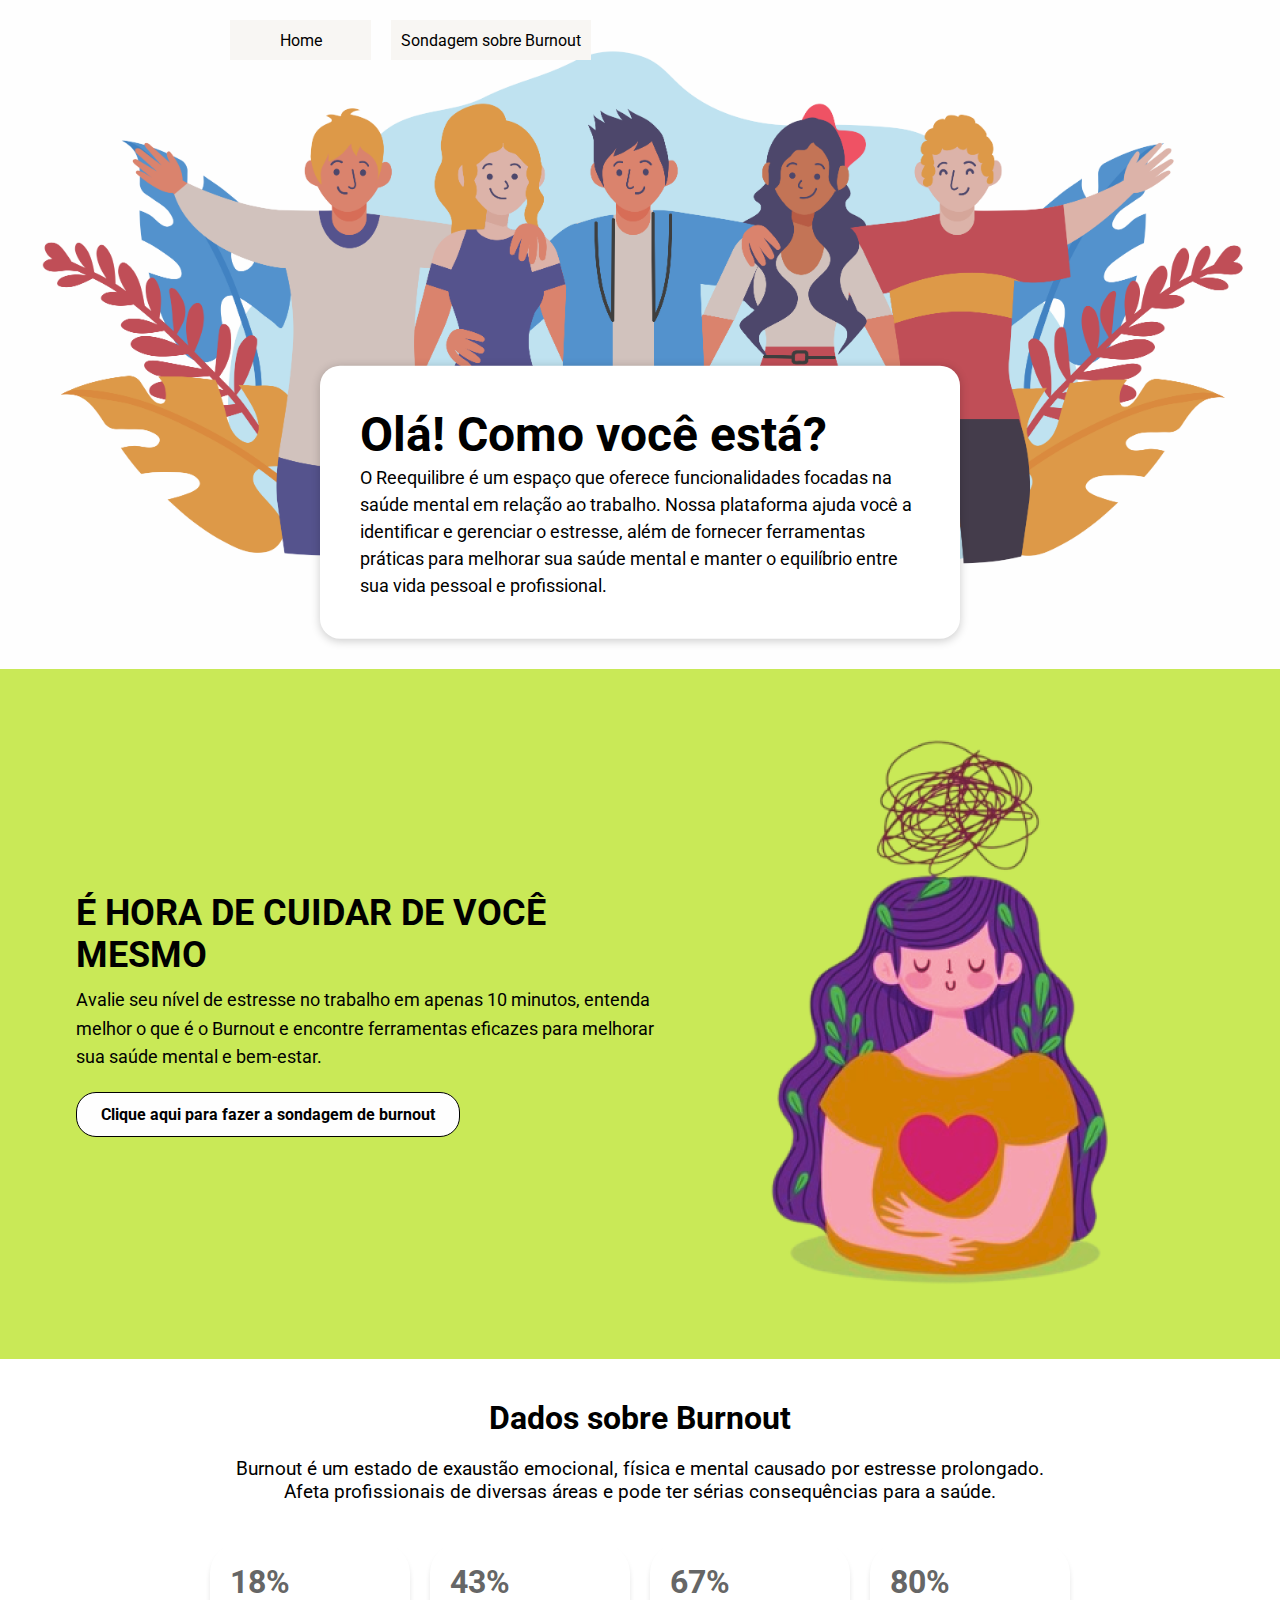
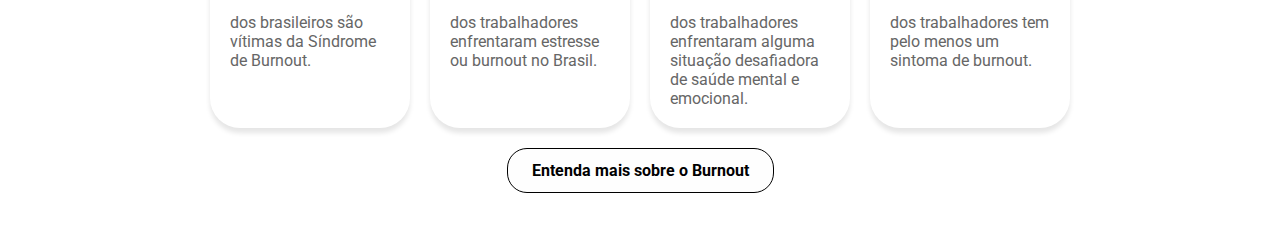
<file: docs/index.html>
<!DOCTYPE html>
<html lang="pt-BR">
<head>
    <meta charset="UTF-8">
    <meta name="viewport" content="width=device-width, initial-scale=1.0">
    <title>Reequilibre</title>
    <link rel="stylesheet" href="css/estilos.css">
    <link href="https://fonts.googleapis.com/css2?family=Roboto:wght@600&display=swap" rel="stylesheet">
</head>
<body>
    <header id="header">
        <div class="header-banner" id="header-banner">
            <img src="images/home1.png" alt="Imagem de apoio" id="header-image">
            <nav class="menu" id="menu">
                <ul id="menu-list">
                    <li><a href="index.html" id="menu-home">Home</a></li>
                    <li><a href="sondagem.html" id="menu-formulario">Sondagem sobre Burnout</a></li>
                </ul>
            </nav>
            <div class="header-content" id="header-content">
                <h1 id="header-title">Olá! Como você está?</h1>
                <p id="header-description">
                    O Reequilibre é um espaço que oferece funcionalidades focadas na saúde mental em relação ao trabalho. 
                    Nossa plataforma ajuda você a identificar e gerenciar o estresse, além de fornecer ferramentas práticas 
                    para melhorar sua saúde mental e manter o equilíbrio entre sua vida pessoal e profissional.
                </p>
            </div>
        </div>
    </header>

    <div class="pagina" id="pagina">
        <div class="container" id="container-principal">
            <h2 id="titulo-principal">É HORA DE CUIDAR DE VOCÊ MESMO</h2>
            <p id="descricao-principal">
                Avalie seu nível de estresse no trabalho em apenas 10 minutos, entenda melhor o que é o Burnout 
                e encontre ferramentas eficazes para melhorar sua saúde mental e bem-estar.
            </p>
            <div class="botao-container" id="botao-container-principal">
                <a href="sondagem.html" class="botao-sondagem" id="botao-sondagem">
                    Clique aqui para fazer a sondagem de burnout
                </a>
            </div>
        </div>
        <div class="imagem" id="imagem-container">
            <img src="images/mulher.png" alt="Ilustração sobre Burnout" class="imagem" id="imagem-principal">
        </div>
    </div>

    <section class="dados-burnout" id="dados-burnout">
        <h2 class="titulo-burnout" id="titulo-burnout">Dados sobre Burnout</h2>
        <p class="descricao-burnout" id="descricao-burnout">
            Burnout é um estado de exaustão emocional, física e mental causado por estresse prolongado.<br>
            Afeta profissionais de diversas áreas e pode ter sérias consequências para a saúde.
        </p>
        <div class="container-dados" id="container-dados">
            <div class="dado" id="dado-1">
                <div class="numero" id="numero-1">18%</div>
                <p class="texto-dado" id="texto-dado-1">dos brasileiros são vítimas da Síndrome de Burnout.</p>
            </div>
            <div class="dado" id="dado-2">
                <div class="numero" id="numero-2">43%</div>
                <p class="texto-dado" id="texto-dado-2">dos trabalhadores enfrentaram estresse ou burnout no Brasil.</p>
            </div>
            <div class="dado" id="dado-3">
                <div class="numero" id="numero-3">67%</div>
                <p class="texto-dado" id="texto-dado-3">dos trabalhadores enfrentaram alguma situação desafiadora de saúde mental e emocional.</p>
            </div>
            <div class="dado" id="dado-4">
                <div class="numero" id="numero-4">80%</div>
                <p class="texto-dado" id="texto-dado-4">dos trabalhadores tem pelo menos um sintoma de burnout.</p>
            </div>
        </div>
        <div class="botao-container" id="botao-container-burnout">
            <a href="sondagem.html" class="botao-burnout" id="botao-burnout">Entenda mais sobre o Burnout</a>
        </div>
    </section>

    <script>
        window.onload = () => {
            const imagem = document.getElementById('imagem-principal');
            setTimeout(() => {
                imagem.classList.add('visible');
            }, 100);
        };
    </script>
</body>
</html>
</file>
<file: docs/css/estilos.css>
/* Reset básico para fábrica de navegador */
* {
    box-sizing: border-box;
    margin: 0;
    padding: 0;
}

/* Estilos Globais */
body {
    font-family: 'Roboto', sans-serif;
    background: #ffffff;
}

/* Estilos do Header */
header {
    position: relative;
    text-align: center;
    background-color: #ffffff;
}

.header-banner {
    width: 100%;
}

.header-banner img {
    width: 100%;
    display: block;
}

.header-content {
    position: absolute;
    top: 75%;
    left: 50%; 
    transform: translate(-50%, -50%);
    padding: 40px;
    background: #FFFFFF;
    border-radius: 20px;
    box-shadow: 0 2px 10px rgba(0, 0, 0, 0.2);
    max-width: 90%;
    text-align: left;
}

.header-content h1 {
    font-size: 48px;
    line-height: 1.2;
}

.header-content p {
    font-size: 18px;
    line-height: 1.5;
}

/* Menu de Navegação */
.menu {
    position: absolute;
    top: 20px;
    left: 220px;
    z-index: 2;
    display: flex;
}

.menu ul {
    display: flex;
    padding: 0;
    list-style: none;
}

.menu li {
    margin: 0 10px;
}

.menu a {
    display: flex;
    justify-content: center;
    align-items: center;
    min-width: 141px; 
    height: 40px;
    padding: 10px;
    text-decoration: none;
    color: #000000;
    background: #F8F6F3;
    transition: background 0.3s;
    text-align: center;
}

.menu a:hover {
    background: #E0E0E0;
}

/* Estilos Gerais da Página */
.pagina {
    width: 100%;
    background: #C9E957;
    display: flex;
    align-items: center;
    justify-content: center;
    padding: 60px 40px;
}

.container {
    max-width: 600px;
    text-align: left;
}

.pagina h2 {
    font-size: 36px;
    font-weight: bold;
    margin-bottom: 10px;
    color: #000;
}

.pagina p {
    font-size: 18px;
    line-height: 1.6;
    margin-bottom: 20px;
    color: #000;
}

/* Botões */
.botao-container {
    margin-top: 20px;
}

.botao-sondagem,
.botao-burnout {
    padding: 12px 24px;
    background: #FEFEFE;
    border: 1px solid #000;
    border-radius: 20px;
    text-align: center;
    color: #000;
    font-weight: bold;
    display: inline-block;
    transition: background-color 0.3s, color 0.3s;
    text-decoration: none;
}

.botao-sondagem:hover,
.botao-burnout:hover {
    background-color: #d0e0d0;
    color: black;
}

/* Estilos da Imagem */
.imagem-container {
    max-width: 300px;
    height: auto;
    margin-left: 20px;
    transition: opacity 1s;
}

.imagem-container .imagem.visible {
    opacity: 1;
}

/* Seção de Dados sobre Burnout */
.dados-burnout {
    text-align: center;
    padding: 40px 20px;
}

.titulo-burnout {
    font-size: 2em;
    margin-bottom: 20px;
}

.descricao-burnout {
    font-size: 1.2em;
    margin-bottom: 40px;
}

.container-dados {
    display: flex;
    justify-content: center;
    gap: 20px;
    flex-wrap: wrap;
}

.dado {
    background-color: #ffffff; /* Altere esta linha para branco */
    padding: 20px;
    border-radius: 30px;
    box-shadow: 0 5px 5px rgba(0, 0, 0, 0.1);
    flex: 1;
    min-width: 200px;
    max-width: 200px;  
}

.numero {
    font-size: 2em;
    font-weight: bold;
    height: 50px;
    color: #666;
    justify-content: left;
    text-align: left;
}

.texto-dado {
    font-size: 1em;
    color: #666;  
    text-align: left; /* Alinha o texto à esquerda */
}

/* Estilos para Formulários e Opções */
.form-group {
    margin-bottom: 15px;
}

.options {
    display: flex;
    flex-wrap: wrap;
}

.option-item {
    margin-right: 15px;
    display: flex;
    align-items: center;
}

input[type="radio"] {
    margin-right: 5px;
}

/* Responsividade */
@media (max-width: 768px) {
    .pagina {
        flex-direction: column;
        align-items: center;
    }

    .container {
        padding-right: 0;
        text-align: center;
    }

    .imagem {
        margin-left: 0;
        margin-top: 20px;
    }
}
</file>
